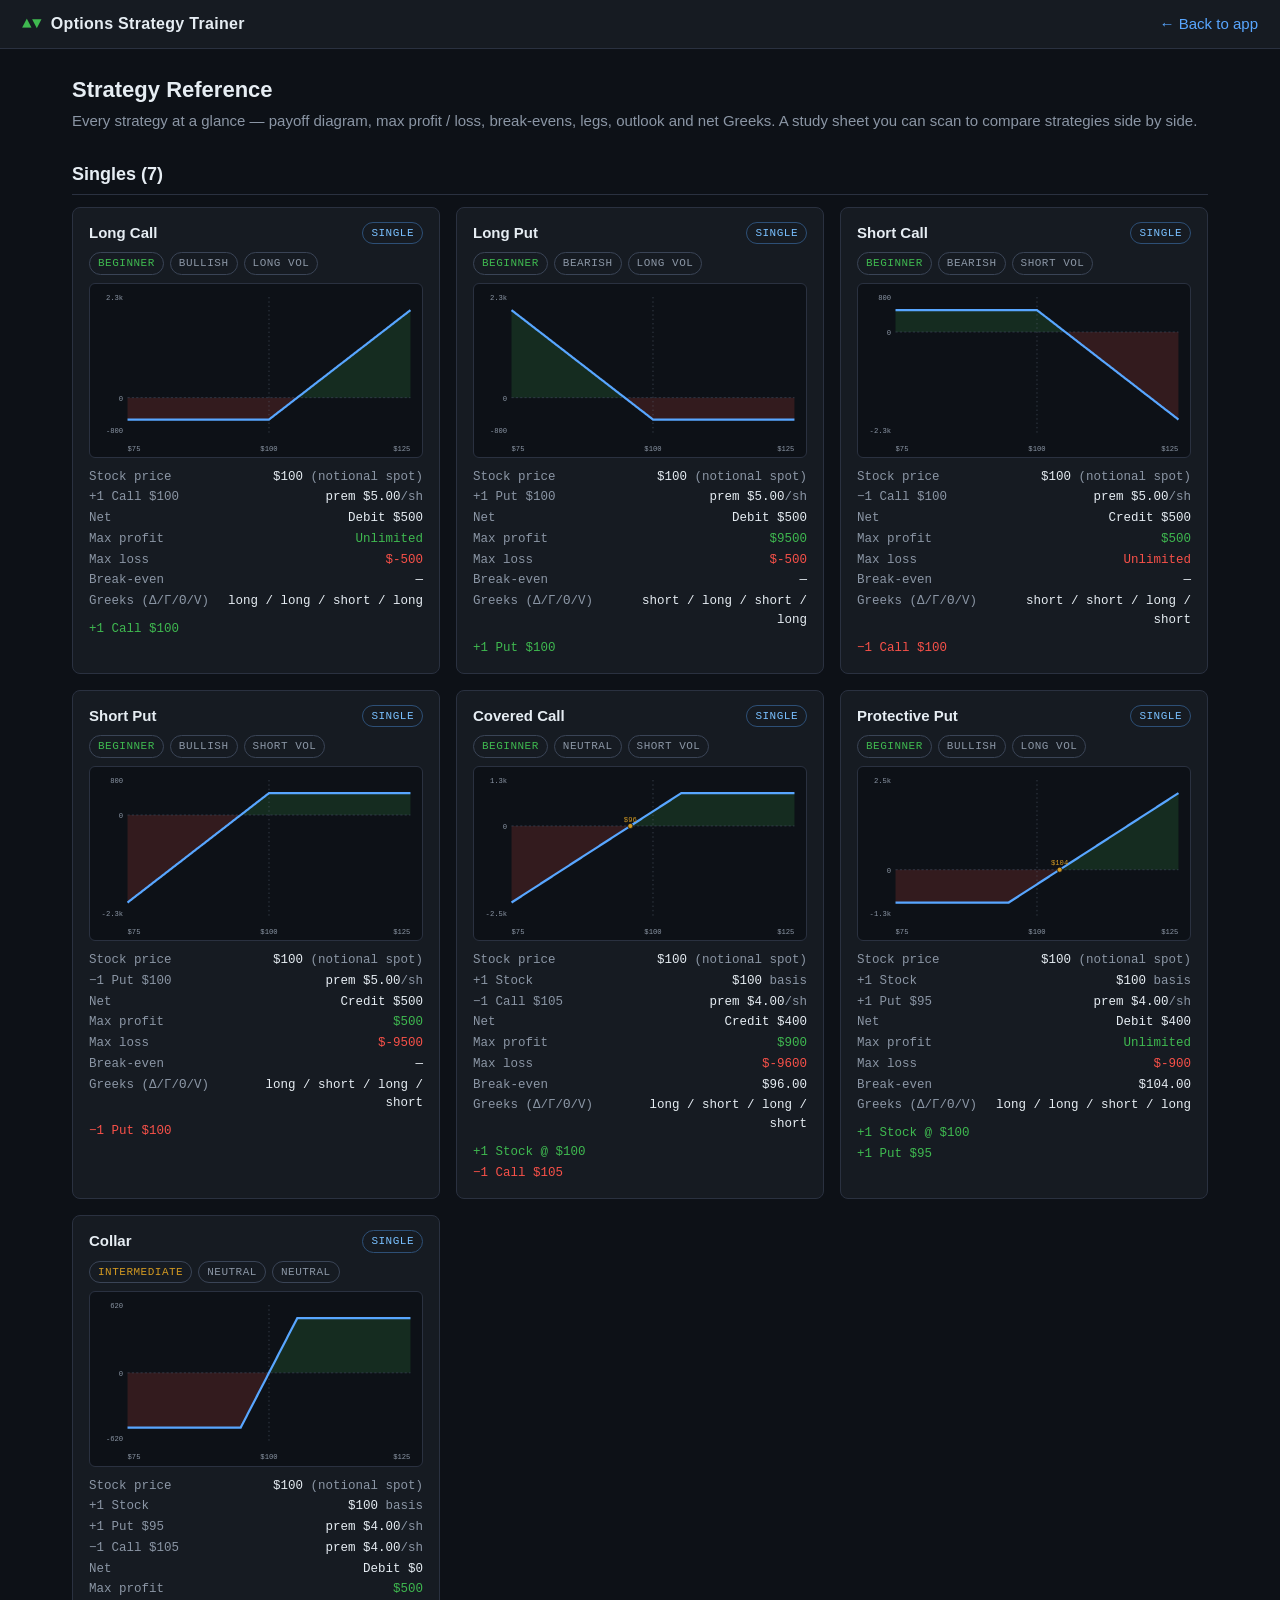
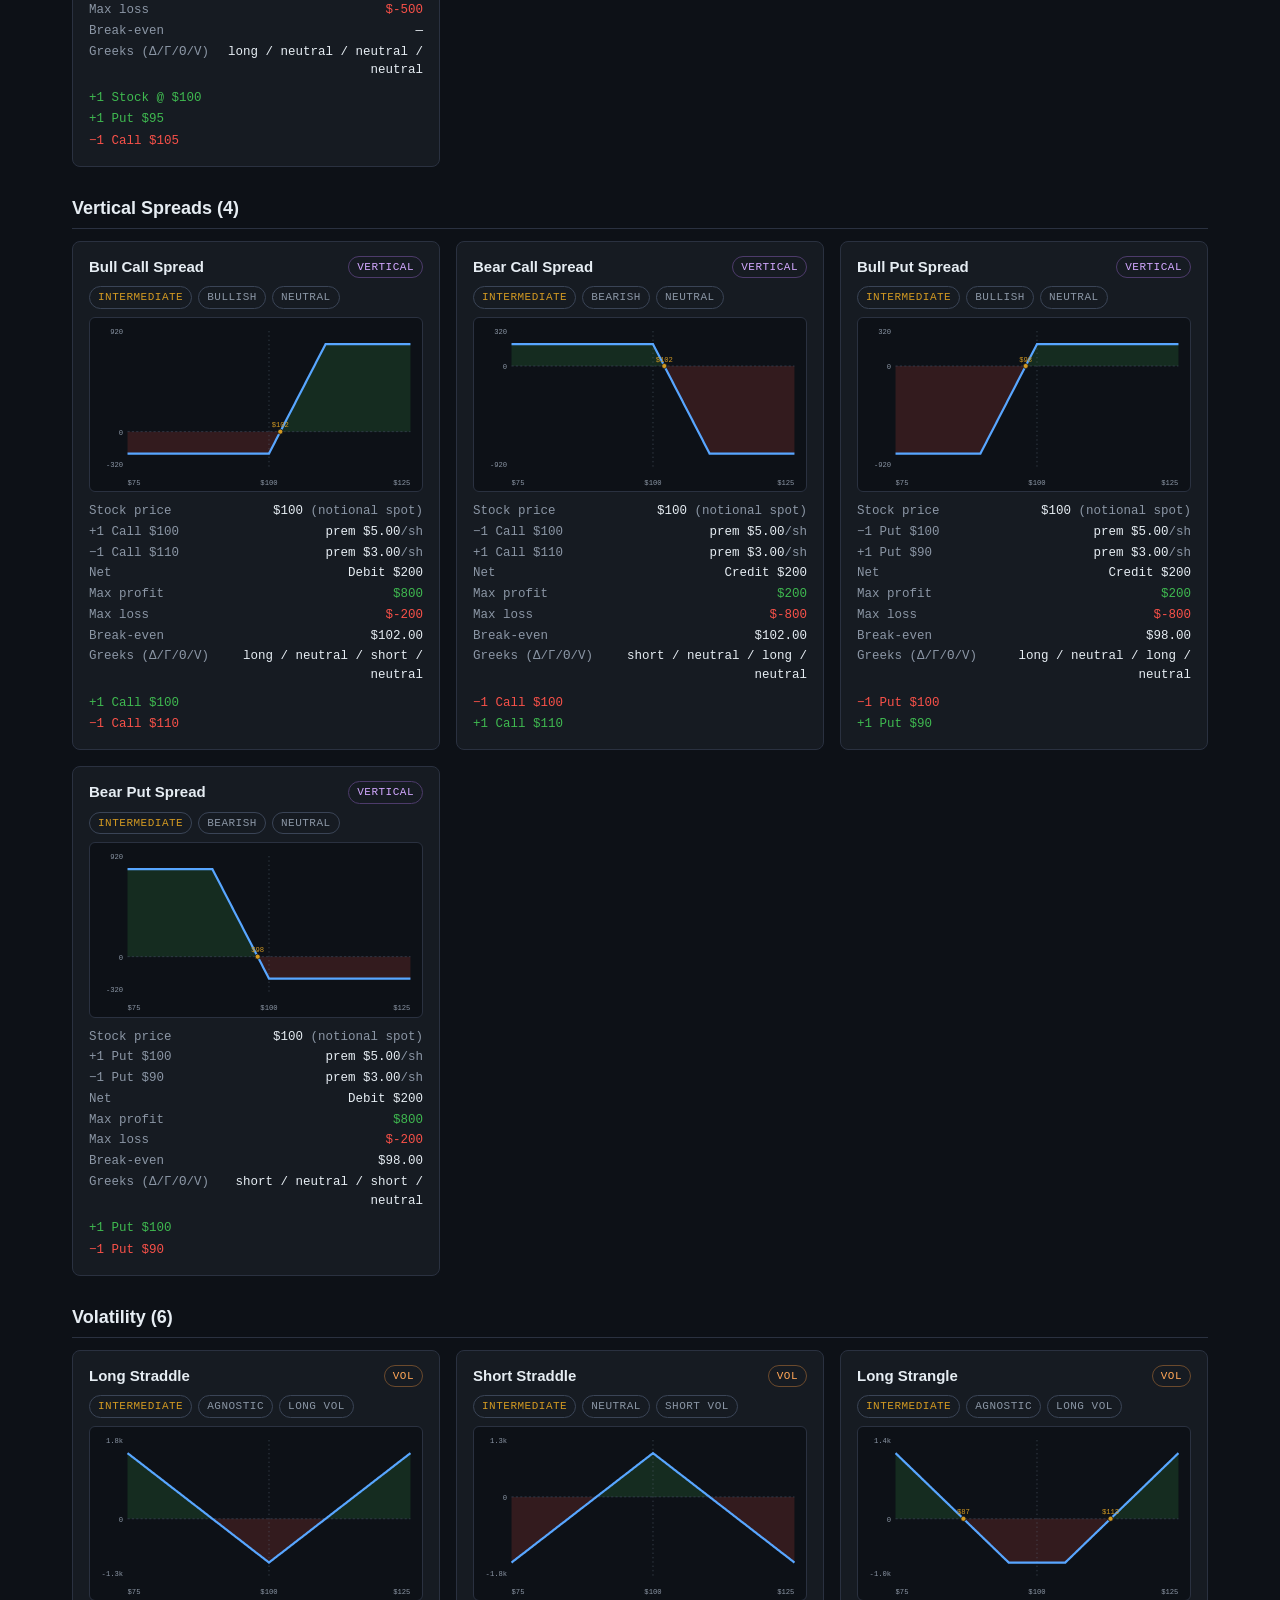
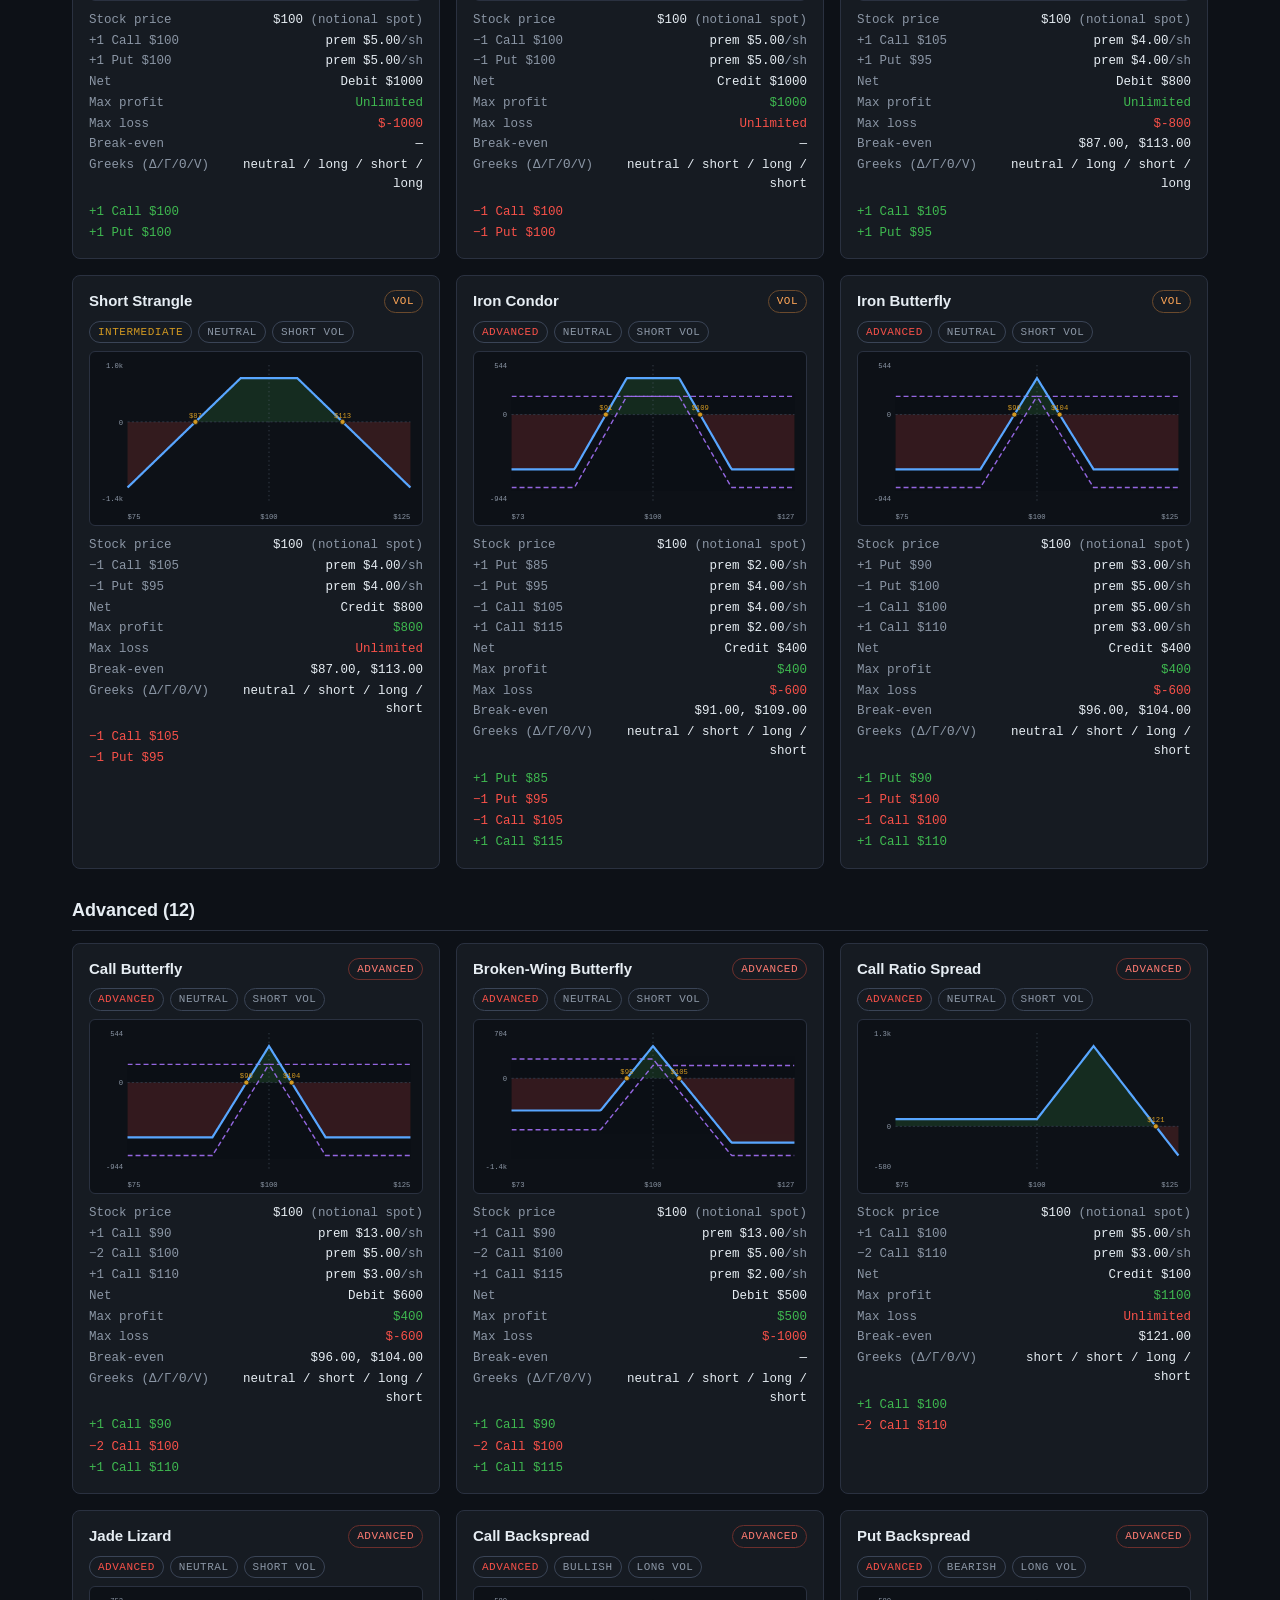
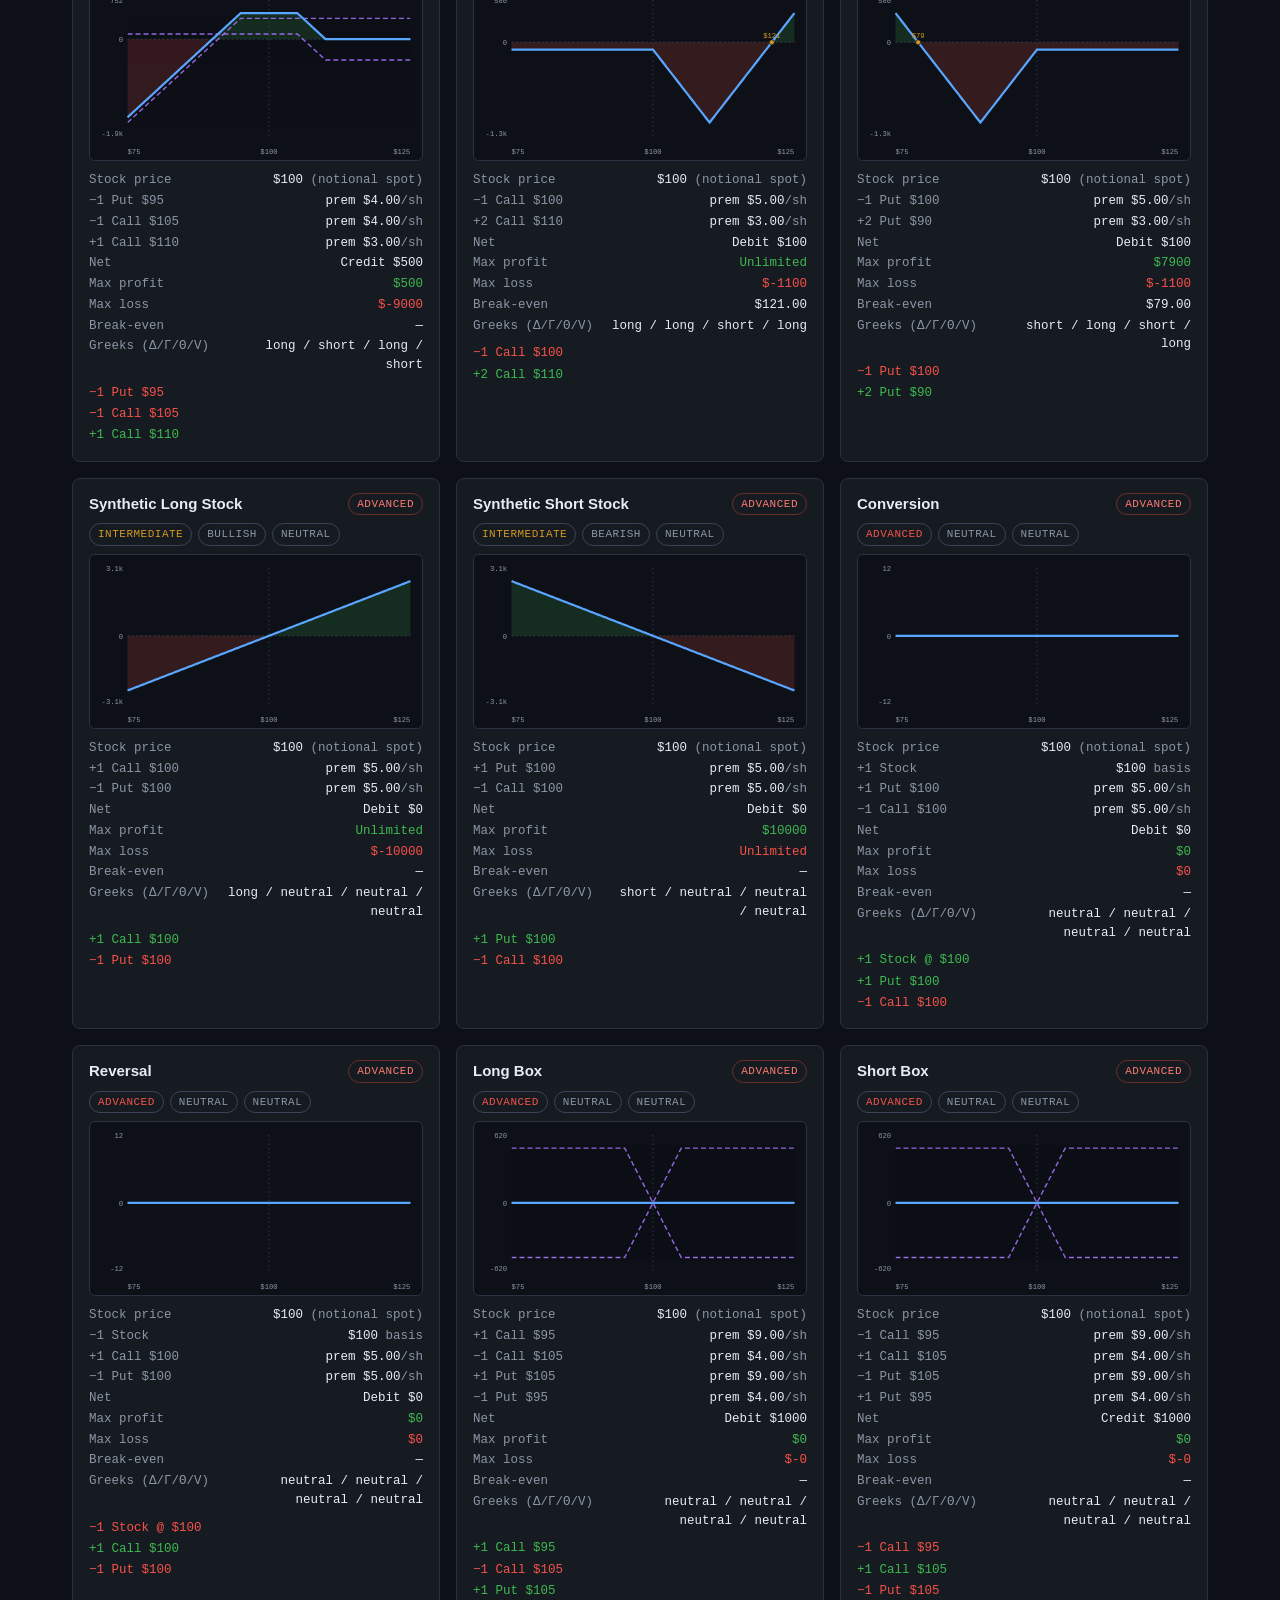
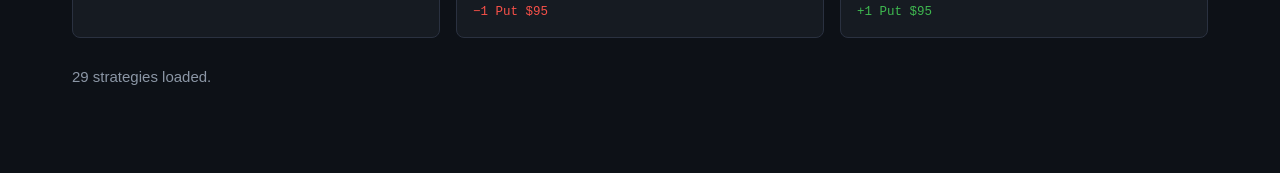
<file: gallery.html>
<!DOCTYPE html>
<html lang="en">
<head>
  <meta charset="UTF-8" />
  <meta name="viewport" content="width=device-width, initial-scale=1.0" />
  <title>Strategy Reference · Options Strategy Trainer</title>
  <link rel="stylesheet" href="css/styles.css?v=34" />
</head>
<body>
  <div class="topbar">
    <div class="brand"><span class="tick">▲▼</span> Options Strategy Trainer</div>
    <span class="spacer"></span>
    <a href="index.html">← Back to app</a>
  </div>

  <div class="wrap">
    <h1>Strategy Reference</h1>
    <p class="sub">Every strategy at a glance — payoff diagram, max profit / loss, break-evens, legs, outlook and net Greeks.
       A study sheet you can scan to compare strategies side by side.</p>
    <div id="gallery"></div>
  </div>

  <script src="js/payoff.js?v=34"></script>
  <script src="js/strategies.js?v=34"></script>
  <script>
    (function () {
      var SPOT = Payoff.SPOT;
      var CATS = StrategyLib.CATEGORIES;
      var LABELS = StrategyLib.CATEGORY_LABELS;
      var root = document.getElementById('gallery');

      function legStr(leg) {
        var sign = leg.action === 'buy' ? '+' : '−';
        var cls = leg.action === 'buy' ? 'buy' : 'sell';
        var qty = leg.qty || 1;
        if (leg.type === 'stock') {
          return '<span class="' + cls + '">' + sign + qty + ' Stock @ $' + SPOT + '</span>';
        }
        var k = SPOT + (leg.strike || 0);
        var typ = leg.type === 'call' ? 'Call' : 'Put';
        var exp = leg.expiry === 'far' ? ' (far)' : '';
        return '<span class="' + cls + '">' + sign + qty + ' ' + typ + ' $' + k + exp + '</span>';
      }

      function card(s) {
        var d = document.createElement('div');
        d.className = 'card';

        var tierCls = s.tier === 'Beginner' ? 'beginner' : (s.tier === 'Intermediate' ? 'intermediate' : 'advanced-tier');
        var head = '<div class="card-head"><span class="name">' + s.name + '</span>' +
                   '<span class="pill ' + s.category + '">' + s.category + '</span></div>' +
                   '<div class="tags">' +
                     '<span class="pill ' + tierCls + '">' + s.tier + '</span>' +
                     '<span class="pill">' + s.priceOutlook + '</span>' +
                     '<span class="pill">' + s.volOutlook + '</span>' +
                   '</div>';
        d.innerHTML = head;

        d.appendChild(Payoff.renderStrategy(s, { width: 460, height: 240 }));
        if (s.timeBased) {
          var cap = document.createElement('div');
          cap.className = 'tag-line';
          cap.style.cssText = 'margin-top:4px;color:#a371f7';
          cap.textContent = 'P/L valued at the near-dated expiry';
          d.appendChild(cap);
        }

        var g = s.greeks;
        var metrics = document.createElement('div');
        metrics.className = 'metrics';
        metrics.innerHTML = Payoff.metricsTableFor(s) +
          '<span class="k">Greeks (Δ/Γ/Θ/V)</span><span class="v">' +
              g.delta + ' / ' + g.gamma + ' / ' + g.theta + ' / ' + g.vega + '</span>';
        d.appendChild(metrics);

        var legs = document.createElement('div');
        legs.className = 'legs';
        legs.innerHTML = s.legs.map(legStr).join('<br>');
        d.appendChild(legs);

        return d;
      }

      CATS.forEach(function (cat) {
        var items = StrategyLib.all().filter(function (s) { return s.category === cat; });
        if (!items.length) return;
        var h = document.createElement('h2');
        h.textContent = LABELS[cat] + '  (' + items.length + ')';
        root.appendChild(h);
        var grid = document.createElement('div');
        grid.className = 'grid';
        items.forEach(function (s) { grid.appendChild(card(s)); });
        root.appendChild(grid);
      });

      var total = document.createElement('p');
      total.className = 'sub';
      total.style.marginTop = '28px';
      total.textContent = StrategyLib.all().length + ' strategies loaded.';
      root.appendChild(total);
    })();
  </script>
</body>
</html>
</file>
<file: css/styles.css>
/* ============================================================
 * styles.css — clean trading-desk dark theme
 * Monospace numbers, green profit / red loss accents.
 * ============================================================ */

:root {
  --bg:        #0d1117;
  --bg-2:      #161b22;
  --bg-3:      #1c2330;
  --panel:     #161b22;
  --border:    #2a3140;
  --border-2:  #3a4456;
  --text:      #e6edf3;
  --text-dim:  #8b96a5;
  --text-mute: #5b6675;

  --green:     #3fb950;
  --green-dim: rgba(63, 185, 80, 0.16);
  --red:       #f85149;
  --red-dim:   rgba(248, 81, 73, 0.16);
  --accent:    #58a6ff;
  --accent-dim:rgba(88, 166, 255, 0.14);
  --gold:      #d29922;

  --mono: "SF Mono", "JetBrains Mono", "Cascadia Code", "Consolas", ui-monospace, monospace;
  --sans: -apple-system, "Segoe UI", Roboto, Helvetica, Arial, sans-serif;

  --radius: 8px;
  --shadow: 0 4px 18px rgba(0,0,0,0.4);
}

* { box-sizing: border-box; }

html, body {
  margin: 0;
  padding: 0;
  background: var(--bg);
  color: var(--text);
  font-family: var(--sans);
  font-size: 15px;
  line-height: 1.5;
  -webkit-font-smoothing: antialiased;
}

.mono, .num { font-family: var(--mono); }
.profit { color: var(--green); }
.loss   { color: var(--red); }
.dim    { color: var(--text-dim); }

a { color: var(--accent); text-decoration: none; }
a:hover { text-decoration: underline; }

/* ---------------- Top bar / nav ---------------- */
.topbar {
  display: flex;
  align-items: center;
  gap: 18px;
  padding: 12px 22px;
  background: var(--bg-2);
  border-bottom: 1px solid var(--border);
  position: sticky;
  top: 0;
  z-index: 50;
}
.topbar .brand {
  font-weight: 700;
  letter-spacing: 0.3px;
  font-size: 16px;
  display: flex;
  align-items: center;
  gap: 9px;
}
.topbar .brand .tick { color: var(--green); font-family: var(--mono); }
.topbar nav { display: flex; gap: 4px; flex-wrap: wrap; }
.topbar nav button {
  background: transparent;
  border: 1px solid transparent;
  color: var(--text-dim);
  padding: 6px 13px;
  border-radius: 6px;
  font-size: 14px;
  cursor: pointer;
  font-family: var(--sans);
}
.topbar nav button:hover { color: var(--text); background: var(--bg-3); }
.topbar nav button.active {
  color: var(--text);
  background: var(--bg-3);
  border-color: var(--border-2);
}
.topbar .spacer { flex: 1; }

/* ---------------- Layout ---------------- */
.wrap { max-width: 1180px; margin: 0 auto; padding: 24px 22px 64px; }
h1 { font-size: 22px; margin: 0 0 4px; }
h2 { font-size: 18px; margin: 28px 0 12px; border-bottom: 1px solid var(--border); padding-bottom: 6px; }
.sub { color: var(--text-dim); margin: 0 0 20px; }

/* ---------------- Buttons / controls ---------------- */
.btn {
  background: var(--bg-3);
  border: 1px solid var(--border-2);
  color: var(--text);
  padding: 9px 16px;
  border-radius: 6px;
  font-size: 14px;
  cursor: pointer;
  font-family: var(--sans);
}
.btn:hover { border-color: var(--accent); }
.btn.primary { background: var(--accent); border-color: var(--accent); color: #0d1117; font-weight: 600; }
.btn.primary:hover { filter: brightness(1.08); }
.btn:disabled { opacity: 0.45; cursor: not-allowed; }
.btn.ghost { background: transparent; }

.pill {
  display: inline-block;
  font-family: var(--mono);
  font-size: 11px;
  text-transform: uppercase;
  letter-spacing: 0.5px;
  padding: 2px 8px;
  border-radius: 999px;
  border: 1px solid var(--border-2);
  color: var(--text-dim);
}
.pill.single   { color: #79c0ff; border-color: #2d4f76; }
.pill.vertical { color: #d2a8ff; border-color: #4d3b6b; }
.pill.vol      { color: #ffa657; border-color: #6b4a2d; }
.pill.advanced { color: #ff7b72; border-color: #6b2f2c; }
.pill.beginner    { color: var(--green); }
.pill.intermediate{ color: var(--gold); }
.pill.advanced-tier { color: var(--red); }

/* ---------------- Cards ---------------- */
.grid {
  display: grid;
  grid-template-columns: repeat(auto-fill, minmax(320px, 1fr));
  gap: 16px;
}
.card {
  background: var(--panel);
  border: 1px solid var(--border);
  border-radius: var(--radius);
  padding: 14px 16px;
}
.card .card-head {
  display: flex;
  align-items: center;
  justify-content: space-between;
  gap: 8px;
  margin-bottom: 8px;
}
.card .card-head .name { font-weight: 650; font-size: 15px; }
.card .tags { display: flex; gap: 6px; flex-wrap: wrap; margin-bottom: 8px; }

/* ---------------- Payoff SVG ---------------- */
.payoff-svg {
  width: 100%;
  height: auto;
  display: block;
  background: var(--bg);
  border: 1px solid var(--border);
  border-radius: 6px;
}
.payoff-svg.payoff-mini { border: none; background: transparent; }

.payoff-line   { fill: none; stroke: var(--accent); stroke-width: 2.2; vector-effect: non-scaling-stroke; }
.payoff-component { fill: none; stroke: #a371f7; stroke-width: 1.4; stroke-dasharray: 5 3; opacity: 0.9; vector-effect: non-scaling-stroke; }
.payoff-mini .payoff-component { stroke-width: 1.1; opacity: 0.8; }
.zero-line     { stroke: var(--border-2); stroke-width: 1; stroke-dasharray: 3 3; }
.spot-line     { stroke: var(--text-mute); stroke-width: 1; stroke-dasharray: 2 4; opacity: 0.7; }
.pl-profit-fill{ fill: var(--green-dim); stroke: none; }
.pl-loss-fill  { fill: var(--red-dim); stroke: none; }
.be-dot        { fill: var(--gold); stroke: var(--bg); stroke-width: 1; }
.be-label      { fill: var(--gold); font-family: var(--mono); font-size: 10px; text-anchor: middle; }
.axis-label    { fill: var(--text-dim); font-family: var(--mono); font-size: 10px; }
.axis-label.y  { text-anchor: end; }
.axis-label.x.start { text-anchor: start; }
.axis-label.x.mid   { text-anchor: middle; }
.axis-label.x.end   { text-anchor: end; }

/* ---------------- Metrics table ---------------- */
.metrics {
  display: grid;
  grid-template-columns: auto 1fr;
  gap: 2px 12px;
  font-family: var(--mono);
  font-size: 12.5px;
  margin-top: 10px;
}
.metrics .k { color: var(--text-dim); }
.metrics .v { text-align: right; }

.legs {
  font-family: var(--mono);
  font-size: 12.5px;
  color: var(--text-dim);
  margin-top: 8px;
  line-height: 1.7;
}
.legs .buy  { color: var(--green); }
.legs .sell { color: var(--red); }

/* ---------------- Utility ---------------- */
.row { display: flex; gap: 12px; align-items: center; flex-wrap: wrap; }
.muted-box {
  background: var(--bg-2);
  border: 1px solid var(--border);
  border-radius: var(--radius);
  padding: 16px;
}
.tag-line { font-family: var(--mono); font-size: 12px; color: var(--text-dim); }

.home-footer {
  margin-top: 40px;
  padding-top: 18px;
  border-top: 1px solid var(--border);
  text-align: center;
  color: var(--text-dim);
  font-size: 13px;
}
.home-footer-sub { color: var(--text-mute); font-size: 11px; margin-top: 3px; letter-spacing: 0.3px; }

/* ---------------- Match mode ---------------- */
.hud .hud-stat {
  background: var(--bg-2);
  border: 1px solid var(--border);
  border-radius: 6px;
  padding: 6px 12px;
  font-size: 14px;
}
.hud .hud-stat .mono { font-size: 15px; font-weight: 600; }

.match-board {
  display: grid;
  grid-template-columns: repeat(auto-fill, minmax(170px, 1fr));
  gap: 12px;
}
.match-board.paused .tile { visibility: hidden; }
.paused-msg {
  background: var(--bg-3);
  border: 1px dashed var(--border-2);
  border-radius: var(--radius);
  padding: 18px;
  text-align: center;
  color: var(--gold);
  font-family: var(--mono);
  margin-bottom: 12px;
}
.tile {
  background: var(--panel);
  border: 1px solid var(--border-2);
  border-radius: var(--radius);
  padding: 12px;
  min-height: 92px;
  display: flex;
  align-items: center;
  justify-content: center;
  text-align: center;
  cursor: grab;
  user-select: none;
  transition: transform 0.12s, box-shadow 0.12s, opacity 0.3s, border-color 0.12s, background 0.12s;
}
.tile:hover { border-color: var(--accent); }
.tile:active { cursor: grabbing; }
.tile.dragging { opacity: 0.5; }
.tile.drop-hover { border-color: var(--accent); background: var(--accent-dim); }
.tile.selected { border-color: var(--accent); box-shadow: 0 0 0 2px var(--accent-dim); background: var(--accent-dim); }
.tile.wrong { border-color: var(--red); background: var(--red-dim); animation: shake 0.36s; }
.tile.matched { opacity: 0; transform: scale(0.85); pointer-events: none; }

@keyframes shake {
  0%,100% { transform: translateX(0); }
  25% { transform: translateX(-5px); }
  75% { transform: translateX(5px); }
}

.tile-name { font-weight: 650; font-size: 15px; }
.tile-legs { font-family: var(--mono); font-size: 13px; line-height: 1.8; }
.tile-legs .buy { color: var(--green); }
.tile-legs .sell { color: var(--red); }
.tile-outlook { font-size: 13px; line-height: 1.5; }
.tile-graph { width: 100%; }
.tile-graph .payoff-svg { height: 90px; }

select.btn { padding-right: 8px; }
select option { background: var(--bg-2); color: var(--text); }
.pairs-input { width: 64px; margin-top: 0; height: 40px; box-sizing: border-box; padding: 0 9px; font-size: 14px; text-align: center; }
/* wrapper that vertically centers its control so toolbar box middles align */
.ctl { display: inline-flex; align-items: center; gap: 6px; }

/* toolbar: every control (selects, number input, button) shares one height,
   contents vertically centered, so all box middles line up on one row. */
.toolbar { align-items: center; }
.toolbar .btn,
.toolbar select.btn,
.toolbar .pairs-input {
  height: 40px;
  box-sizing: border-box;
  padding-top: 0;
  padding-bottom: 0;
  display: inline-flex;
  align-items: center;
  margin: 0;
}
.toolbar .btn { justify-content: center; }

/* ---------------- Memory match (concentration) ---------------- */
.mem-tile { position: relative; cursor: pointer; }
.mem-tile .mem-back {
  position: absolute; inset: 0;
  display: flex; align-items: center; justify-content: center;
  font-family: var(--mono); font-size: 26px; font-weight: 700; color: var(--accent);
  background: var(--bg-3); border-radius: var(--radius);
  opacity: 0; transition: opacity 0.18s;
}
.mem-tile .mem-inner { transition: opacity 0.18s; }
.mem-tile.down .mem-back { opacity: 1; }
.mem-tile.down .mem-inner { opacity: 0; }
.mem-tile.down { border-color: var(--border-2); }
.mem-tile.down:hover { border-color: var(--accent); }
.mem-tile.matched { opacity: 0.45; border-color: var(--green); pointer-events: none; }
.mem-tile.matched .mem-back { opacity: 0; }

/* ---------------- Flashcards ---------------- */
.fc-stage { perspective: 1800px; display: flex; justify-content: center; }
.flashcard {
  position: relative;
  width: 100%;
  max-width: 860px;
  min-height: 580px;
  cursor: pointer;
  transform-style: preserve-3d;
  transition: transform 0.5s cubic-bezier(0.4, 0.2, 0.2, 1);
}
.flashcard.flipped { transform: rotateY(180deg); }
.fc-face {
  position: absolute;
  inset: 0;
  backface-visibility: hidden;
  -webkit-backface-visibility: hidden;
  background: var(--panel);
  border: 1px solid var(--border-2);
  border-radius: 12px;
  box-shadow: var(--shadow);
  padding: 26px;
}
.fc-back { transform: rotateY(180deg); }
.fc-name-content {
  display: flex;
  flex-direction: column;
  align-items: center;
  justify-content: center;
  gap: 18px;
  height: 100%;
}
.fc-detail-content { height: 100%; }
.fc-bigname { font-size: 40px; font-weight: 700; text-align: center; letter-spacing: 0.3px; }
.fc-back-grid { display: grid; grid-template-columns: 1fr 1fr; gap: 26px; align-content: start; }
.fc-name-sm { font-size: 18px; font-weight: 650; margin-bottom: 10px; }
.fc-section-label {
  font-family: var(--mono);
  font-size: 11px;
  text-transform: uppercase;
  letter-spacing: 0.6px;
  color: var(--text-mute);
  margin: 14px 0 6px;
}
.fc-why { margin: 0; font-size: 14px; line-height: 1.6; color: var(--text); }
.fc-greeks { display: flex; flex-direction: column; gap: 4px; }
.fc-greek { display: grid; grid-template-columns: 76px 64px 1fr; gap: 8px; align-items: baseline; font-size: 13px; }
.fc-greek-name { font-family: var(--mono); color: var(--text-dim); }
.fc-greek-sign { font-family: var(--mono); font-weight: 600; }
.fc-greek-mean { font-size: 12px; }
.sign-long { color: var(--green); }
.sign-short { color: var(--red); }
.sign-neutral { color: var(--text-dim); }

@media (max-width: 640px) {
  .fc-back-grid { grid-template-columns: 1fr; }
  .flashcard { min-height: 880px; }
  .fc-bigname { font-size: 32px; }
}

/* ---------------- Test mode ---------------- */
.progress { height: 6px; background: var(--bg-3); border-radius: 999px; overflow: hidden; }
.progress-fill { height: 100%; background: var(--accent); transition: width 0.25s; }
.q-prompt { font-size: 17px; font-weight: 600; margin-bottom: 12px; }
.q-node { margin: 12px 0; display: flex; justify-content: center; }
.q-node .payoff-svg { max-width: 440px; }
.q-legs { font-size: 15px; line-height: 2; text-align: center; }
.q-options { display: flex; flex-direction: column; gap: 8px; margin-top: 6px; }
.q-opt {
  text-align: left;
  background: var(--bg-3);
  border: 1px solid var(--border-2);
  color: var(--text);
  padding: 11px 14px;
  border-radius: 6px;
  cursor: pointer;
  font-size: 14.5px;
  font-family: var(--sans);
}
.q-opt:hover { border-color: var(--accent); }
.q-opt.chosen { border-color: var(--accent); background: var(--accent-dim); font-weight: 600; }
.q-input {
  width: 100%;
  background: var(--bg);
  border: 1px solid var(--border-2);
  color: var(--text);
  padding: 12px 14px;
  border-radius: 6px;
  font-size: 16px;
  font-family: var(--mono);
  margin-top: 6px;
}
.q-input:focus { outline: none; border-color: var(--accent); }
.review-row { display: grid; grid-template-columns: 18px 1fr auto; gap: 10px; padding: 5px 0; border-top: 1px solid var(--border); font-size: 13px; align-items: baseline; }
.review-a { font-family: var(--mono); text-align: right; }
.review-why { font-size: 12.5px; color: var(--text-dim); padding: 2px 0 8px 28px; line-height: 1.55; }

/* ---------------- Build-a-payoff ---------------- */
.build-cols { display: grid; grid-template-columns: 1fr 1fr; gap: 16px; align-items: start; }
@media (max-width: 760px) { .build-cols { grid-template-columns: 1fr; } }
.leg-adder { display: flex; flex-wrap: wrap; gap: 8px; align-items: center; margin: 10px 0 14px; }
.leg-adder select.btn { padding: 7px 9px; }
.leg-list { display: flex; flex-direction: column; gap: 6px; margin-bottom: 14px; }
.leg-chip {
  display: flex; align-items: center; justify-content: space-between;
  background: var(--bg-3); border: 1px solid var(--border); border-radius: 6px;
  padding: 6px 10px; font-family: var(--mono); font-size: 13px;
}
.leg-chip .buy { color: var(--green); }
.leg-chip .sell { color: var(--red); }
.leg-x { background: none; border: none; color: var(--text-mute); font-size: 18px; cursor: pointer; line-height: 1; padding: 0 4px; }
.leg-x:hover { color: var(--red); }
.feedback { padding: 10px 12px; border-radius: 6px; font-size: 14px; }
.feedback.ok { background: var(--green-dim); border: 1px solid var(--green); color: var(--green); }
.feedback.no { background: var(--red-dim); border: 1px solid var(--red); color: var(--red); }

/* ---------------- Greeks mini-game ---------------- */
.greek-profile-prompt {
  font-size: 16px; color: var(--text);
  background: var(--bg); border: 1px solid var(--border-2);
  border-radius: 6px; padding: 10px 14px; margin-bottom: 12px; text-align: center;
}
.q-opt.opt-correct { border-color: var(--green); background: var(--green-dim); color: var(--green); font-weight: 600; }
.q-opt.opt-wrong { border-color: var(--red); background: var(--red-dim); color: var(--red); }
.q-opt:disabled { cursor: default; opacity: 1; }

/* ---------------- Sandbox ---------------- */
.sandbox-field { display: inline-flex; flex-direction: column; gap: 3px; }
.sandbox-field .tag-line { font-size: 10px; min-height: 12px; }
/* All adder controls share one height so their middles line up when bottom-aligned. */
.leg-adder { align-items: flex-end; }
.sandbox-field > select,
.sandbox-field > input,
.sandbox-field > button {
  height: 38px;
  box-sizing: border-box;
  margin: 0;
}
.recognized {
  font-size: 15px; padding: 8px 12px; border-radius: 6px; margin-bottom: 10px;
  background: var(--bg-3); border: 1px solid var(--border);
}
.recognized.hit { border-color: var(--green); background: var(--green-dim); }
.recognized.hit strong { color: var(--green); }

/* ---------------- Glossary ---------------- */
.glossary {
  margin-top: 28px;
  background: var(--bg-2);
  border: 1px solid var(--border);
  border-radius: var(--radius);
  padding: 8px 16px 16px;
}
.glossary summary {
  cursor: pointer;
  font-weight: 650;
  padding: 8px 0;
  font-size: 15px;
  list-style: none;
}
.glossary summary::-webkit-details-marker { display: none; }
.glossary summary::before { content: '▸ '; color: var(--text-dim); }
.glossary[open] summary::before { content: '▾ '; }
.glossary-grid {
  display: grid;
  grid-template-columns: 200px 1fr;
  gap: 6px 16px;
  margin-bottom: 8px;
}
.gl-term { font-family: var(--mono); font-size: 13px; color: var(--accent); }
.gl-def { font-size: 13.5px; color: var(--text); }
@media (max-width: 560px) { .glossary-grid { grid-template-columns: 1fr; gap: 1px 0; } .gl-def { margin-bottom: 8px; } }

/* ---- leaderboard ---- */
.lb-table { padding: 8px 12px; }
.lb-row {
  display: grid;
  grid-template-columns: 44px 1fr 76px 62px 56px;
  gap: 8px;
  align-items: center;
  padding: 7px 4px;
  border-bottom: 1px solid var(--border);
}
.lb-row:last-child { border-bottom: none; }
.lb-head {
  font-size: 11px;
  text-transform: uppercase;
  letter-spacing: 0.04em;
  color: var(--text-dim);
  border-bottom: 1px solid var(--border-2);
}
.lb-me { background: var(--accent-dim); border-radius: var(--radius); }
.lb-rank { text-align: center; }
.lb-name { overflow: hidden; text-overflow: ellipsis; white-space: nowrap; }
.lb-detail, .lb-pct { text-align: right; font-size: 12px; }
.lb-score { text-align: right; font-weight: 600; color: var(--text); }
.lb-post .feedback { display: inline-block; }
.lb-head .lb-sortable { cursor: pointer; user-select: none; }
.lb-head .lb-sortable:hover { color: var(--text); }
.lb-head .lb-sort-active { color: var(--accent); }
.lb-link { color: var(--accent); cursor: pointer; }
.lb-link:hover { text-decoration: underline; }
.lb-idname { color: var(--text); font-weight: 600; }
@media (max-width: 560px) {
  .lb-row { grid-template-columns: 36px 1fr 64px 52px; }
  .lb-detail { display: none; }
}
</file>
